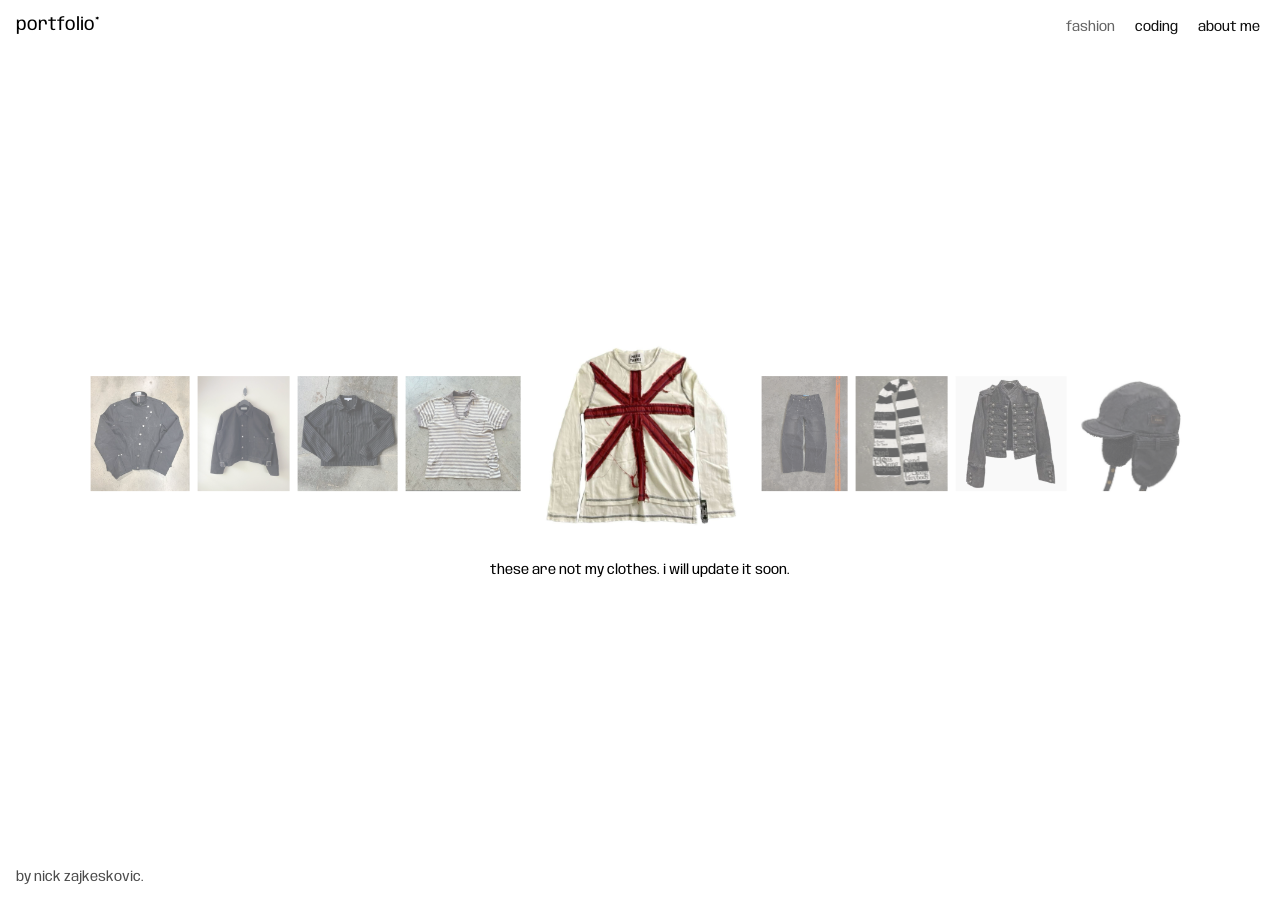
<file: index.html>
<!DOCTYPE html>
<html lang="en">
<head>
  <meta charset="UTF-8" />
  <meta name="viewport" content="width=device-width, initial-scale=1" />
  <title>portfolio*</title>
  <link rel="stylesheet" href="styles.css" />

  <link rel="icon" href="img/wack.jpg">
  <link rel="preconnect" href="https://fonts.googleapis.com">
  <link rel="preconnect" href="https://fonts.gstatic.com" crossorigin>
  <link href="https://fonts.googleapis.com/css2?family=Anybody:ital,wght@0,100..900;1,100..900&display=swap" rel="stylesheet">
</head>
<body>

  <p class="title">portfolio*</p>
  <p class="author">by nick zajkeskovic.</p>

  <div class="top-nav">
    <a class="current-nav" href="index.html">fashion</a>
    <a href="coding.html">coding</a>
    <a href="about.html">about me</a>
  </div>

  <main class="container">
    <div class="carousel-track-fashion">
      <article class="card">
        <img src="img/garment1.jpg" alt="garment" />
      </article>
      <article class="card">
        <img src="img/garment2.jpg" alt="garment" />
      </article>
      <article class="card">
        <img src="img/garment3.jpg" alt="garment" />
      </article>
      <article class="card">
        <img src="img/garment4.jpg" alt="garment" />
      </article>
      <article class="display-card">
        <img class="display-card" src="img/garment5.jpg" alt="garment" />
      </article>
      <article class="card">
        <img src="img/garment6.jpg" alt="garment" />
      </article>
      <article class="card">
        <img src="img/garment7.jpg" alt="garment" />
      </article>
      <article class="card">
        <img src="img/garment8.jpg" alt="garment" />
      </article>
      <article class="card">
        <img src="img/garment9.jpg" alt="garment" />
      </article>
    </div>
    <p class="caption">these are not my clothes. i will update it soon.</p>
  </main>

  <script src="script.js"></script>
</body>
</html>
</file>
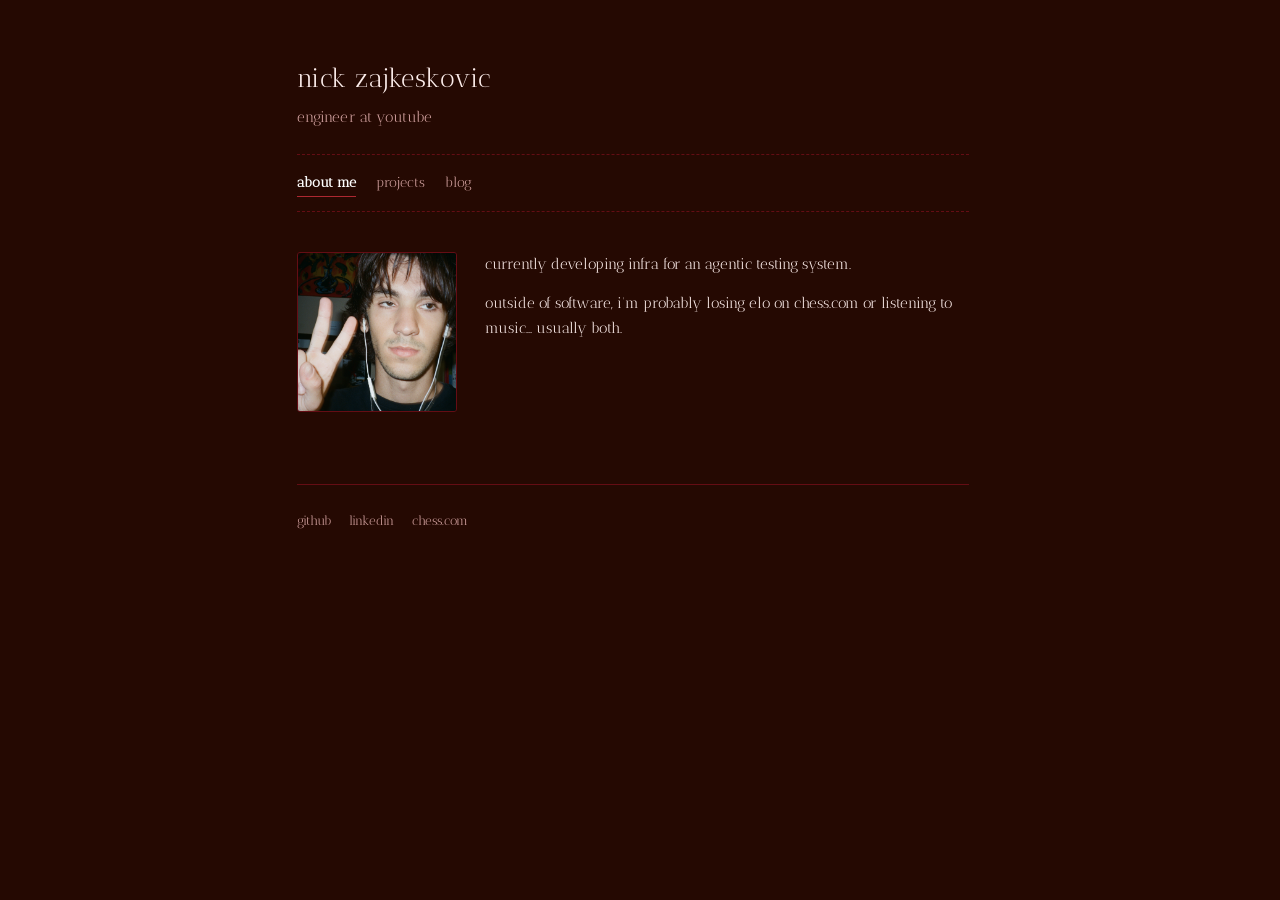
<file: docs/index.html>
<!DOCTYPE html>
<html lang="en">
<head>
  <meta charset="UTF-8" />
  <meta name="viewport" content="width=device-width, initial-scale=1" />
  <title>nick zajkeskovic</title>
  <link rel="icon" href="img/favicon.jpg" />

  <link rel="preconnect" href="https://fonts.googleapis.com" />
  <link rel="preconnect" href="https://fonts.gstatic.com" crossorigin />
  <link href="https://fonts.googleapis.com/css2?family=Antic+Didone&family=JetBrains+Mono:ital,wght@0,300..700;1,300..700&display=swap" rel="stylesheet" />

  <link rel="stylesheet" href="styles.css" />
</head>
<body>

  <div class="page-wrapper">
    <header class="site-header">
      <div class="hero-identity">
        <h1 class="name">nick zajkeskovic</h1>
        <p class="role">engineer at youtube</p>
      </div>

      <nav class="site-nav" aria-label="Main Navigation">
        <a href="index.html" class="nav-link active">about me</a>
        <a href="projects.html" class="nav-link">projects</a>
        <a href="blog.html" class="nav-link">blog</a>
      </nav>
    </header>

    <main>
      <section class="section">
        <div class="about-intro-grid">
          <div class="about-portrait-wrap photo-card" data-src="img/me.JPG">
            <img src="img/me.jpg"/>
          </div>

          <div class="about-bio-text">
            <p>
              currently developing infra for an agentic testing system.
            </p>
            <p>
              outside of software, i'm probably losing elo on chess.com or listening to music... usually both.
            </p>
          </div>
        </div>
      </section>

    </main>

    <footer class="site-footer">
      <div class="connect-links">
        <a class="connect-link" href="https://github.com/nzajk" target="_blank" rel="noopener noreferrer">
          github
        </a>
        <a class="connect-link" href="https://www.linkedin.com/in/nick-zajkeskovic/" target="_blank" rel="noopener noreferrer">
          linkedin
        </a>
        <a class="connect-link" href="https://www.chess.com/member/nzajk">
          chess.com
        </a>
      </div>
    </footer>
  </div>
</body>
</html>
</file>
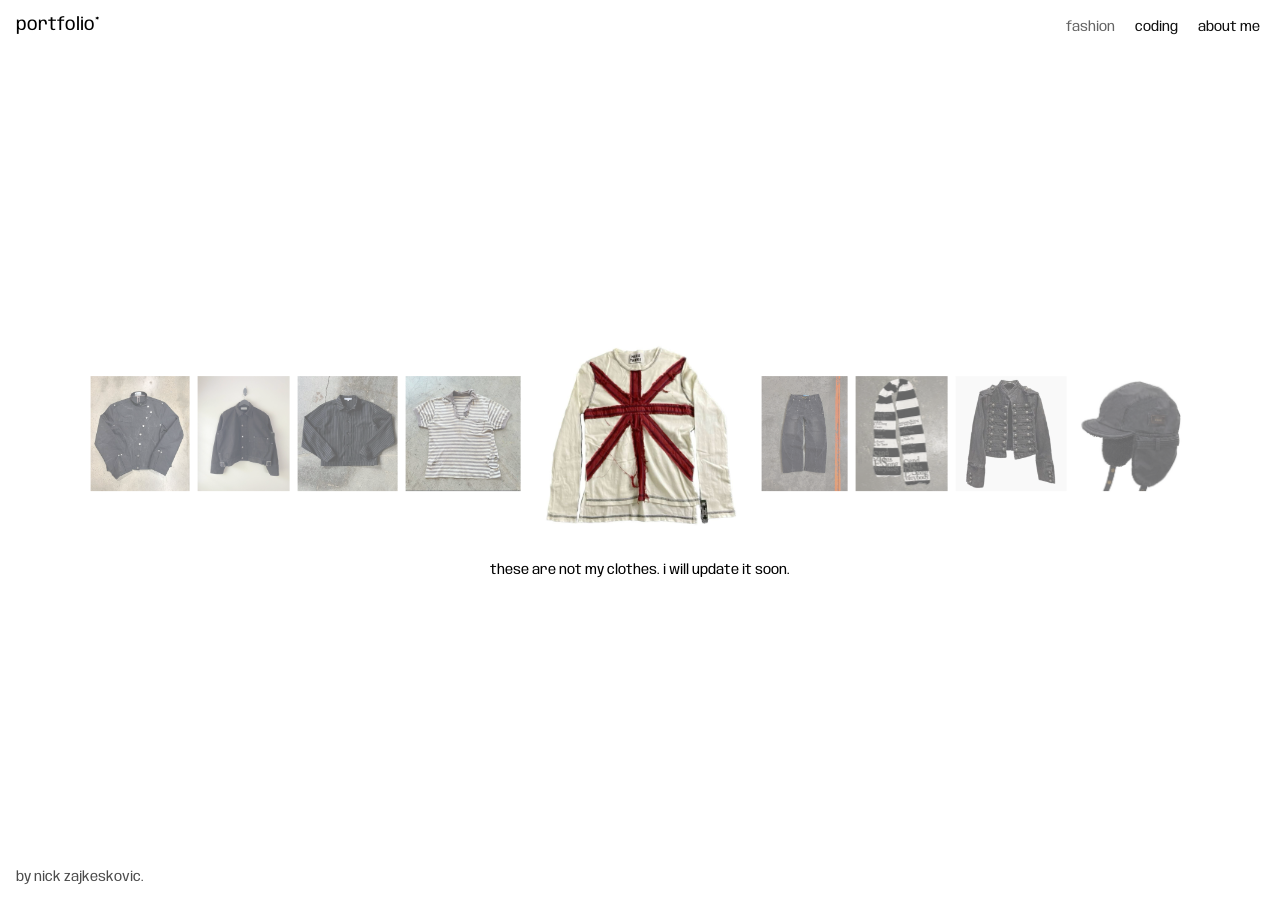
<file: src/index.html>
<!DOCTYPE html>
<html lang="en">
<head>
  <meta charset="UTF-8" />
  <meta name="viewport" content="width=device-width, initial-scale=1" />
  <title>portfolio*</title>
  <link rel="stylesheet" href="styles.css" />

  <link rel="icon" href="../img/wack.jpg">
  <link rel="preconnect" href="https://fonts.googleapis.com">
  <link rel="preconnect" href="https://fonts.gstatic.com" crossorigin>
  <link href="https://fonts.googleapis.com/css2?family=Anybody:ital,wght@0,100..900;1,100..900&display=swap" rel="stylesheet">
</head>
<body>

  <p class="title">portfolio*</p>
  <p class="author">by nick zajkeskovic.</p>

  <div class="top-nav">
    <a class="current-nav" href="index.html">fashion</a>
    <a href="coding.html">coding</a>
    <a href="about.html">about me</a>
  </div>

  <main class="container">
    <div class="carousel-track-fashion">
      <article class="card">
        <img src="../img/garment1.jpg" alt="garment" />
      </article>
      <article class="card">
        <img src="../img/garment2.jpg" alt="garment" />
      </article>
      <article class="card">
        <img src="../img/garment3.jpg" alt="garment" />
      </article>
      <article class="card">
        <img src="../img/garment4.jpg" alt="garment" />
      </article>
      <article class="display-card">
        <img class="display-card" src="../img/garment5.jpg" alt="garment" />
      </article>
      <article class="card">
        <img src="../img/garment6.jpg" alt="garment" />
      </article>
      <article class="card">
        <img src="../img/garment7.jpg" alt="garment" />
      </article>
      <article class="card">
        <img src="../img/garment8.jpg" alt="garment" />
      </article>
      <article class="card">
        <img src="../img/garment9.jpg" alt="garment" />
      </article>
    </div>
    <p class="caption">these are not my clothes. i will update it soon.</p>
  </main>

  <script src="script.js"></script>
</body>
</html>
</file>
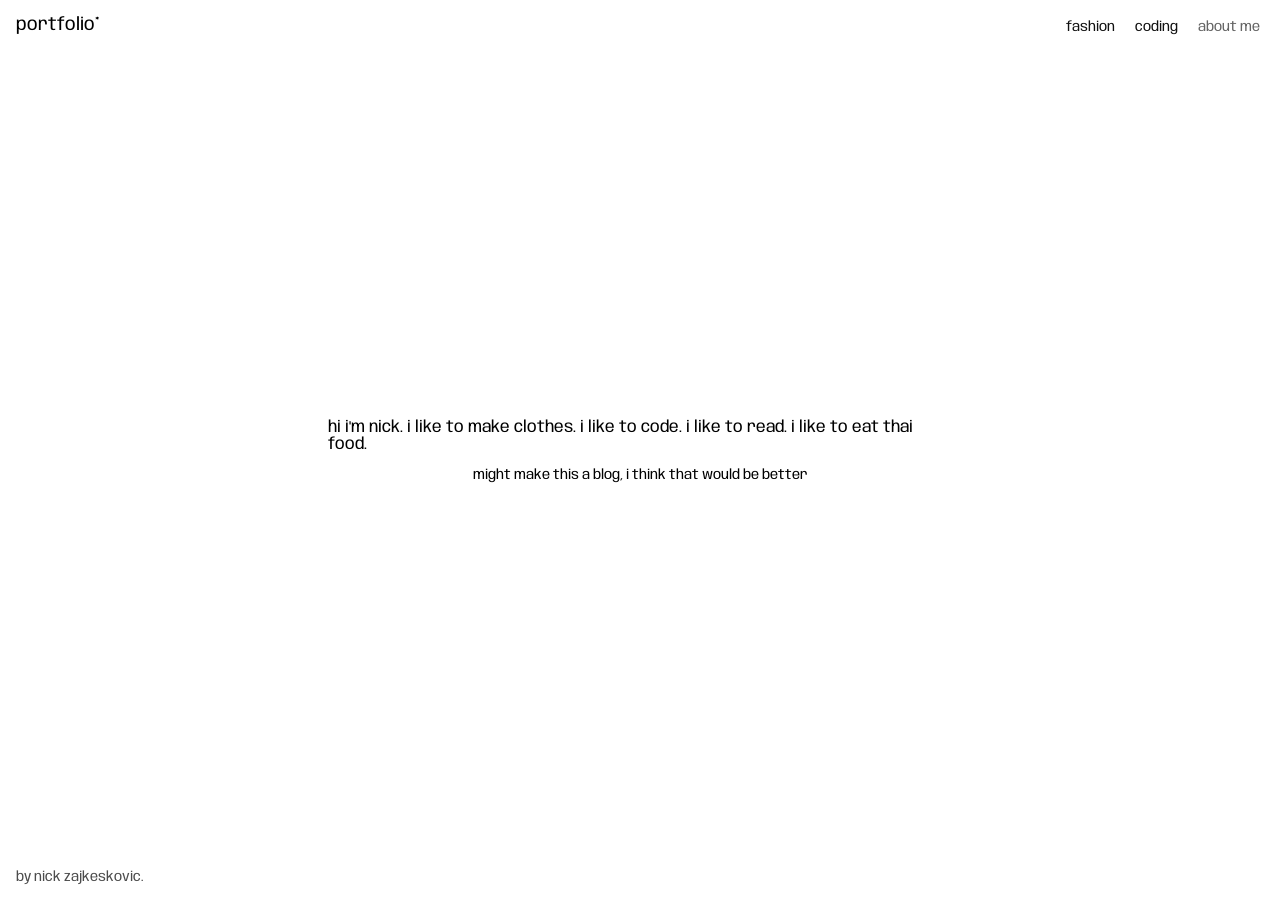
<file: about.html>
<!DOCTYPE html>
<html lang="en">
<head>
  <meta charset="UTF-8" />
  <meta name="viewport" content="width=device-width, initial-scale=1" />
  <title>portfolio*</title>
  <link rel="stylesheet" href="styles.css" />

  <link rel="icon" href="img/wack.jpg">
  <link rel="preconnect" href="https://fonts.googleapis.com">
  <link rel="preconnect" href="https://fonts.gstatic.com" crossorigin>
  <link href="https://fonts.googleapis.com/css2?family=Anybody:ital,wght@0,100..900;1,100..900&display=swap" rel="stylesheet">
</head>
<body>

  <p class="title">portfolio*</p>
  <p class="author">by nick zajkeskovic.</p>

  <div class="top-nav">
    <a href="index.html">fashion</a>
    <a href="coding.html">coding</a>
    <a class="current-nav" href="about.html">about me</a>
  </div>

  <main class="container">
    <p>hi i'm nick. i like to make clothes. i like to code. i like to read. i like to eat thai food.</p>
    <p class="caption">might make this a blog, i think that would be better</p>
  </main>

</body>
</html>
</file>
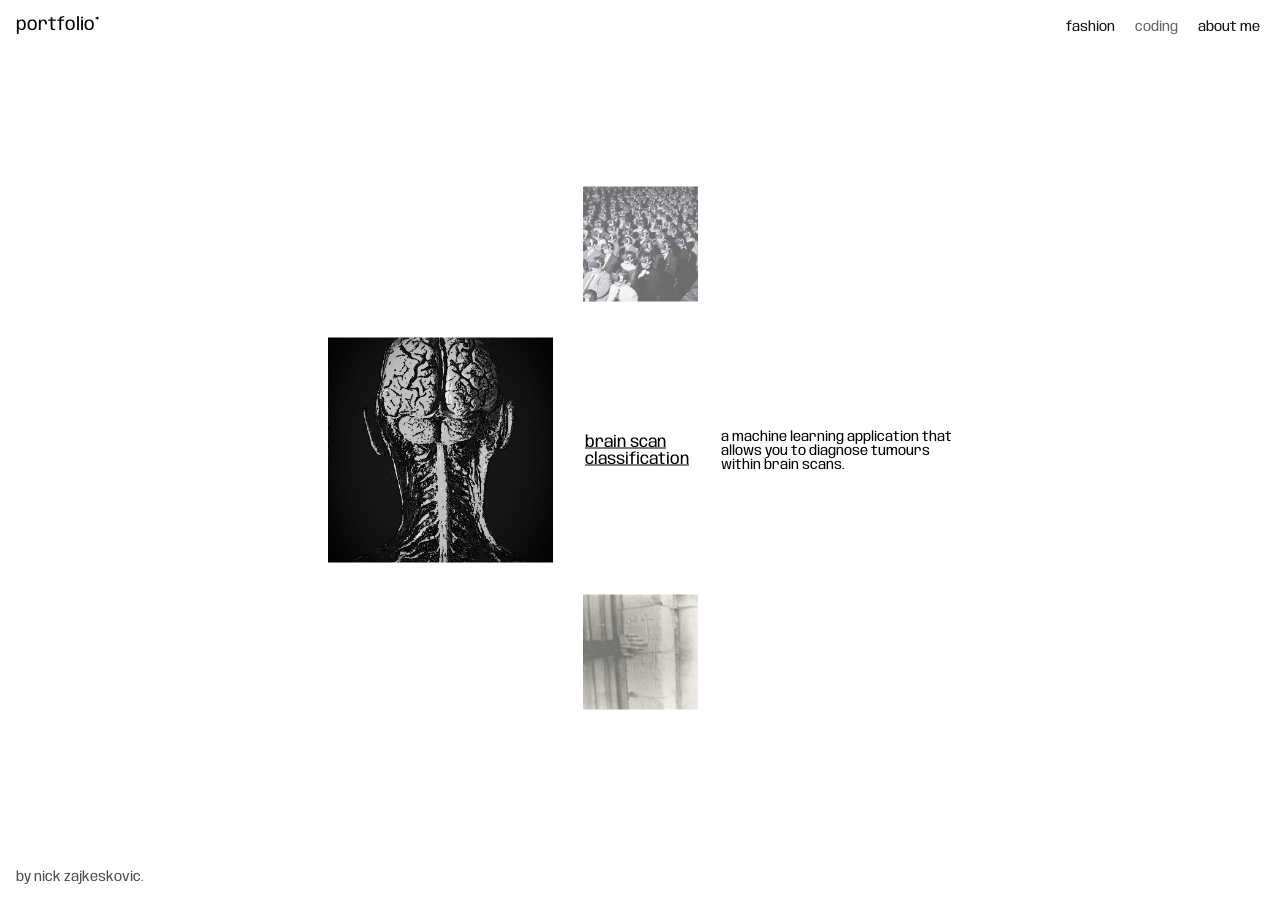
<file: coding.html>
<!DOCTYPE html>
<html lang="en">
<head>
  <meta charset="UTF-8" />
  <meta name="viewport" content="width=device-width, initial-scale=1" />
  <title>portfolio*</title>
  <link rel="stylesheet" href="styles.css" />

  <link rel="icon" href="img/wack.jpg">
  <link rel="preconnect" href="https://fonts.googleapis.com">
  <link rel="preconnect" href="https://fonts.gstatic.com" crossorigin>
  <link href="https://fonts.googleapis.com/css2?family=Anybody:ital,wght@0,100..900;1,100..900&display=swap" rel="stylesheet">
</head>
<body>

  <p class="title">portfolio*</p>
  <p class="author">by nick zajkeskovic.</p>

  <div class="top-nav">
    <a href="index.html">fashion</a>
    <a class="current-nav" href="coding.html">coding</a>
    <a href="about.html">about me</a>
  </div>

  <main class="container">
    <div class="carousel-track-coding">
        <article class="card">
            <img src="img/visionpro.jpg" alt="a movie theatre of people wearing virtual reality headsets" />
            <p class="project-title"><a href="https://youtu.be/746KriajfnM">mixed reality</a></p>
            <p class="description">an ai-powered apple vision pro conversational assistant intended for adults with dementia and alzheimers.</p>
        </article>
        <article class="display-card">
            <img src="img/brainscan.jpg" alt="an image of a brain" />
            <p class="project-title"><a href="https://github.com/nzajk/brain-scan-classification">brain scan classification</a></p>
            <p class="description">a machine learning application that allows you to diagnose tumours within brain scans.</p>
        </article>
        <article class="card">
            <img src="img/etymology.jpg" alt="the definition of the word etymology" />
            <p class="project-title"><a href="https://github.com/nzajk/word-ancestry">word ancestry</a></p>
            <p class="description">a browser extension that allows you to view the etymology of any word by highlighting it.</p>
        </article>
    </div>
  </main>

  <script src="script.js"></script>
</body>
</html>
</file>
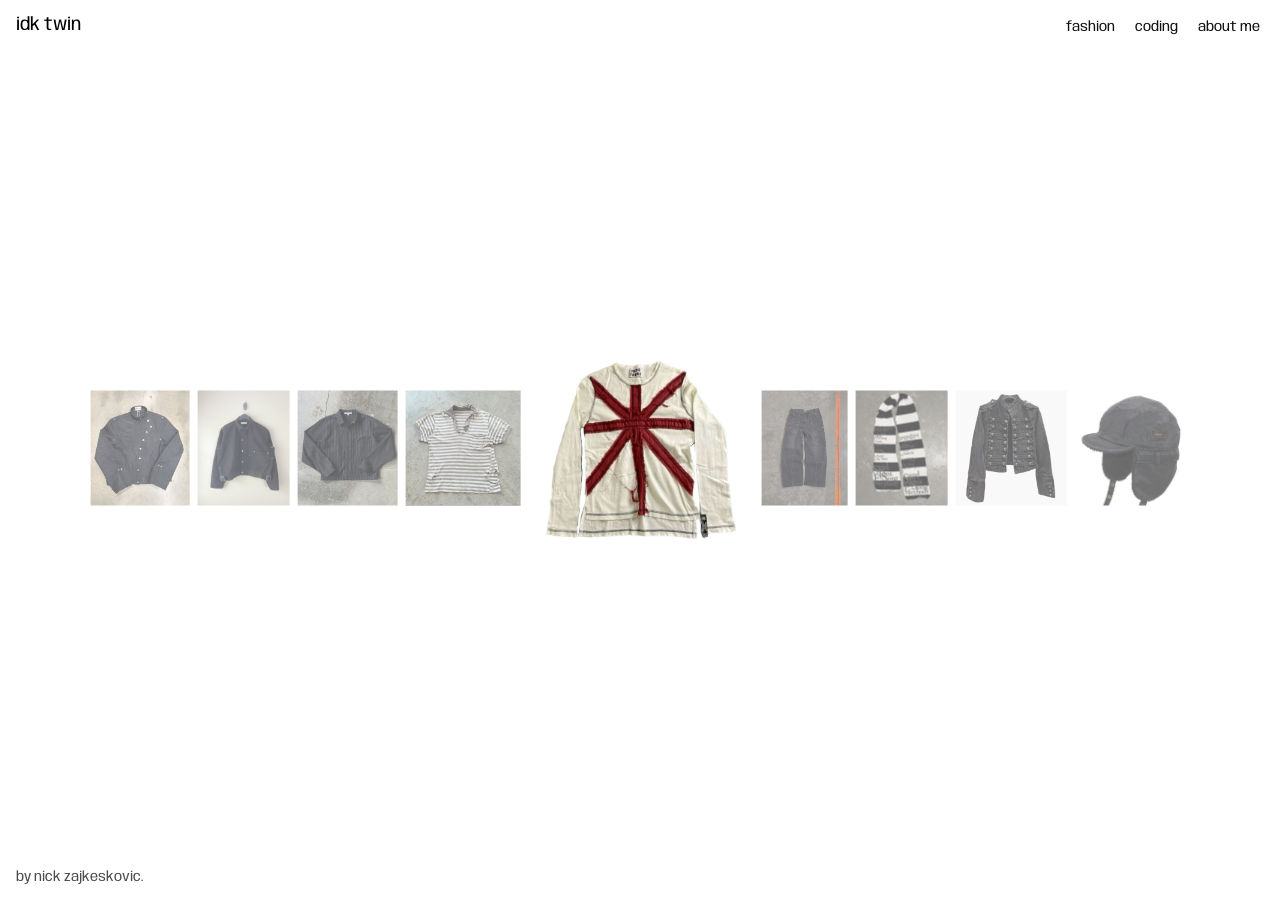
<file: fashion.html>
<!DOCTYPE html>
<html lang="en">
<head>
  <meta charset="UTF-8" />
  <meta name="viewport" content="width=device-width, initial-scale=1" />
  <title>my portfolio</title>
  <link rel="stylesheet" href="styles.css" />

  <link rel="icon" href="img/wack.jpg">
  <link rel="preconnect" href="https://fonts.googleapis.com">
  <link rel="preconnect" href="https://fonts.gstatic.com" crossorigin>
  <link href="https://fonts.googleapis.com/css2?family=Anybody:ital,wght@0,100..900;1,100..900&display=swap" rel="stylesheet">
</head>
<body>

  <p class="title">idk twin</p>
  <p class="author">by nick zajkeskovic.</p>

  <div class="top-nav">
    <a href="fashion.html">fashion</a>
    <a href="coding.html">coding</a>
    <a href="about.html">about me</a>
  </div>

  <main class="container">
    <div class="carousel-track-fashion">
      <article class="card">
        <img src="img/garment1.jpg" alt="garment" />
      </article>
      <article class="card">
        <img src="img/garment2.jpg" alt="garment" />
      </article>
      <article class="card">
        <img src="img/garment3.jpg" alt="garment" />
      </article>
      <article class="card">
        <img src="img/garment4.jpg" alt="garment" />
      </article>
      <article class="display-card">
        <img class="display-card" src="img/garment5.jpg" alt="garment" />
      </article>
      <article class="card">
        <img src="img/garment6.jpg" alt="garment" />
      </article>
      <article class="card">
        <img src="img/garment7.jpg" alt="garment" />
      </article>
      <article class="card">
        <img src="img/garment8.jpg" alt="garment" />
      </article>
      <article class="card">
        <img src="img/garment9.jpg" alt="garment" />
      </article>
    </div>
  </main>

  <script src="script.js"></script>
</body>
</html>
</file>
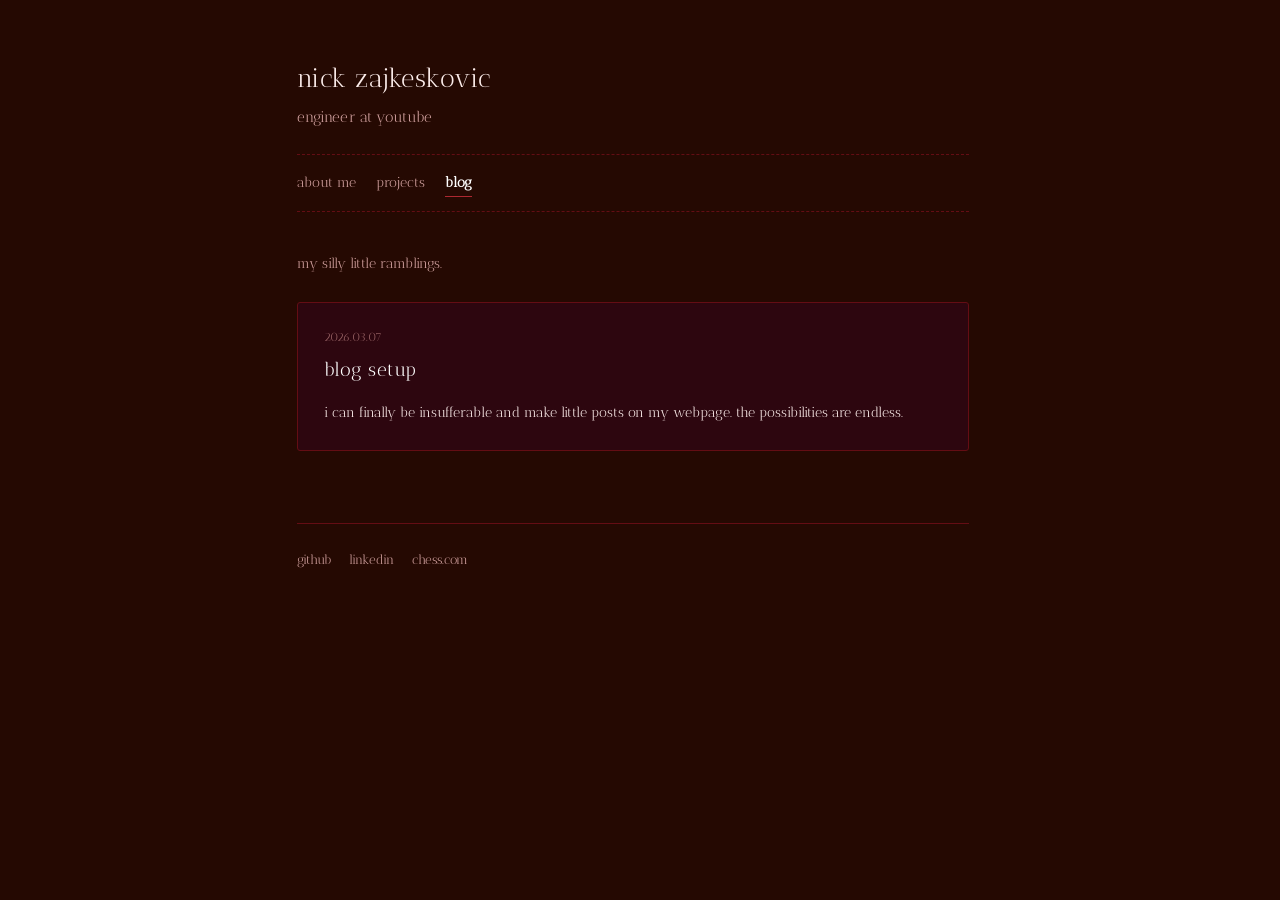
<file: docs/blog.html>
<!DOCTYPE html>
<html lang="en">
<head>
  <meta charset="UTF-8" />
  <meta name="viewport" content="width=device-width, initial-scale=1" />
  <title>nick zajkeskovic</title>
  <link rel="icon" href="img/favicon.jpg" />

  <link rel="preconnect" href="https://fonts.googleapis.com" />
  <link rel="preconnect" href="https://fonts.gstatic.com" crossorigin />
  <link href="https://fonts.googleapis.com/css2?family=Antic+Didone&family=JetBrains+Mono:ital,wght@0,300..700;1,300..700&display=swap" rel="stylesheet" />

  <link rel="stylesheet" href="styles.css" />
</head>
<body>

  <div class="page-wrapper">
    <header class="site-header">
      <div class="hero-identity">
        <h1 class="name">nick zajkeskovic</h1>
        <p class="role">engineer at youtube</p>
      </div>

      <nav class="site-nav" aria-label="Main Navigation">
        <a href="index.html" class="nav-link">about me</a>
        <a href="projects.html" class="nav-link">projects</a>
        <a href="blog.html" class="nav-link active">blog</a>
      </nav>
    </header>

    <main>
      <section class="section">
        <p class="blog-lead">
          my silly little ramblings.
        </p>

        <div class="blog-list">
          <article class="blog-item">
            <header class="blog-item-header">
              <div class="blog-item-meta">
                <time datetime="2026-03-07">2026.03.07</time>
              </div>
              <h3 class="blog-item-title">blog setup</h3>
            </header>
            <div class="blog-item-body">
              <p>
                i can finally be insufferable and make little posts on my webpage. the possibilities are endless.
              </p>
            </div>
          </article>
        </div>
      </section>
    </main>

    <footer class="site-footer">
      <div class="connect-links">
        <a class="connect-link" href="https://github.com/nzajk" target="_blank" rel="noopener noreferrer">
          github
        </a>
        <a class="connect-link" href="https://www.linkedin.com/in/nick-zajkeskovic/" target="_blank" rel="noopener noreferrer">
          linkedin
        </a>
        <a class="connect-link" href="https://www.chess.com/member/nzajk">
          chess.com
        </a>
      </div>
    </footer>
</body>
</html>
</file>
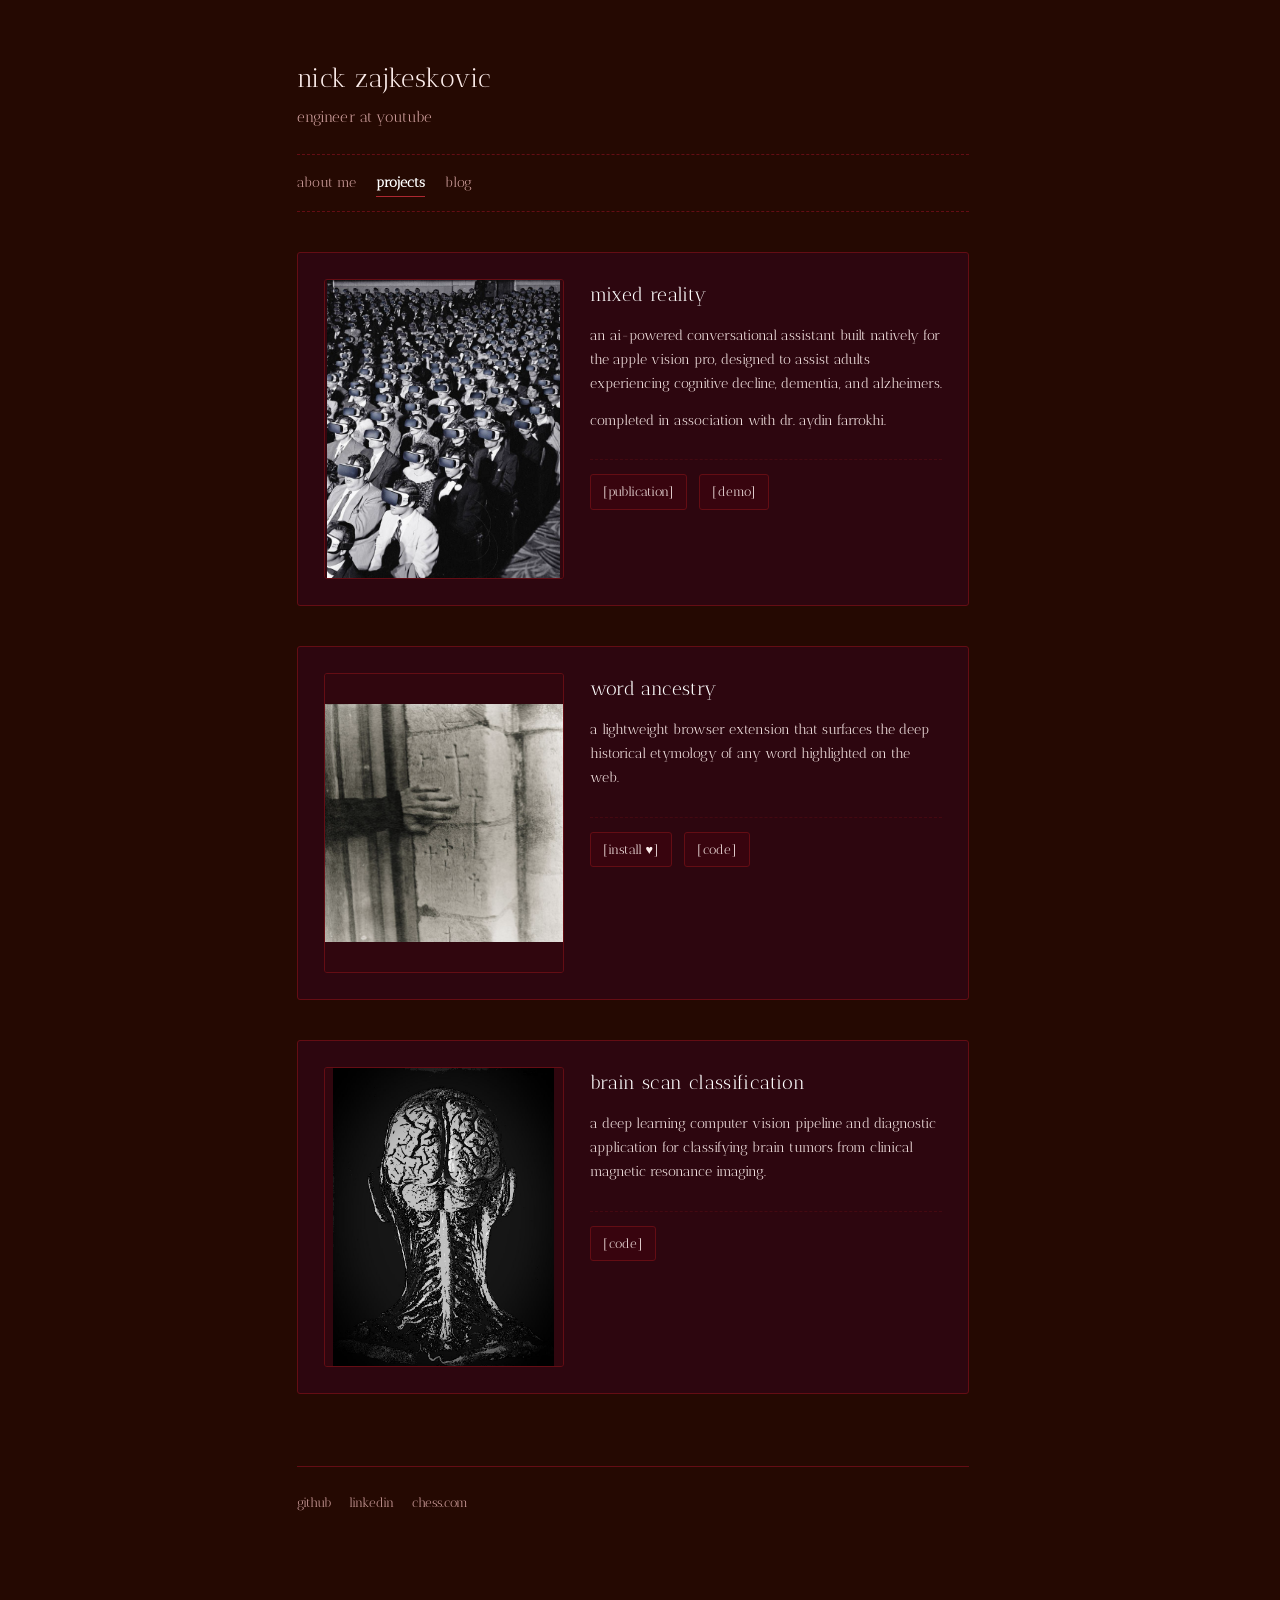
<file: docs/projects.html>
<!DOCTYPE html>
<html lang="en">
<head>
  <meta charset="UTF-8" />
  <meta name="viewport" content="width=device-width, initial-scale=1" />
  <title>nick zajkeskovic</title>
  <link rel="icon" href="img/favicon.jpg" />

  <link rel="preconnect" href="https://fonts.googleapis.com" />
  <link rel="preconnect" href="https://fonts.gstatic.com" crossorigin />
  <link href="https://fonts.googleapis.com/css2?family=Antic+Didone&family=JetBrains+Mono:ital,wght@0,300..700;1,300..700&display=swap" rel="stylesheet" />

  <link rel="stylesheet" href="styles.css" />
</head>
<body>

  <div class="page-wrapper">
    <header class="site-header">

      <div class="hero-identity">
        <h1 class="name">nick zajkeskovic</h1>
        <p class="role">engineer at youtube</p>
      </div>

      <nav class="site-nav" aria-label="Main Navigation">
        <a href="index.html" class="nav-link">about me</a>
        <a href="projects.html" class="nav-link active">projects</a>
        <a href="blog.html" class="nav-link">blog</a>
      </nav>
    </header>

    <main>
      <section class="section">
        <div class="projects-list">
          <article class="project-item project-horizontal">
            <div class="project-media-col">
              <div class="project-media-wrap photo-card" data-src="img/visionpro.jpg" >
                <img src="img/visionpro.jpg" />
              </div>
            </div>

            <div class="project-content-col">
              <div class="project-header">
                <a target="_blank" rel="noopener noreferrer" class="project-title-link">
                  mixed reality
                </a>
              </div>

              <p class="project-desc">
                an ai-powered conversational assistant built natively for the apple vision pro, designed to assist adults experiencing cognitive decline, dementia, and alzheimers.
              </p>
              <p class="project-desc">
                completed in association with dr. aydin farrokhi.
              </p>

              <div class="project-links">
                <a class="project-action-link" href="https://mira.mcmaster.ca/projects/the-influence-of-ai-on-older-adults-cognitive-experiences-and-social-participation-within-mixed-reality-environments/" target="_blank" rel="noopener noreferrer">
                  [publication]
                </a>
                <a class="project-action-link" href="https://youtu.be/746KriajfnM" target="_blank" rel="noopener noreferrer">
                  [demo]
                </a>
              </div>
            </div>
          </article>

          <article class="project-item project-horizontal">
            <div class="project-media-col">
              <div class="project-media-wrap photo-card" data-src="img/etymology.jpg" >
                <img src="img/etymology.jpg" alt="Word ancestry etymology browser extension preview" />
              </div>
            </div>

            <div class="project-content-col">
              <div class="project-header">
                <atarget="_blank" rel="noopener noreferrer" class="project-title-link">
                  word ancestry
                </a>
              </div>

              <p class="project-desc">
                a lightweight browser extension that surfaces the deep historical etymology of any word highlighted on the web.
              </p>

              <div class="project-links">
                <a class="project-action-link" href="https://chromewebstore.google.com/detail/word-ancestry/aelkaahnnkmkpjkohkhbhfhkbellldbf" target="_blank" rel="noopener noreferrer">
                  [install ♥︎]
                </a>
                <a class="project-action-link" href="https://github.com/nzajk/word-ancestry" target="_blank" rel="noopener noreferrer">
                  [code]
                </a>
              </div>
            </div>
          </article>

          <article class="project-item project-horizontal">
            <div class="project-media-col">
              <div class="project-media-wrap photo-card" data-src="img/brainscan.jpg" >
                <img src="img/brainscan.jpg" alt="Brain scan machine learning classification preview" />
              </div>
            </div>

            <div class="project-content-col">
              <div class="project-header">
                <a target="_blank" rel="noopener noreferrer" class="project-title-link">
                  brain scan classification
                </a>
              </div>

              <p class="project-desc">
                a deep learning computer vision pipeline and diagnostic application for classifying brain tumors from clinical magnetic resonance imaging.
              </p>

              <div class="project-links">
                <a class="project-action-link" href="https://github.com/nzajk/brain-scan-classification" target="_blank" rel="noopener noreferrer">
                  [code]
                </a>
              </div>
            </div>
          </article>
        </div>
      </section>
    </main>

    <footer class="site-footer">
      <div class="connect-links">
        <a class="connect-link" href="https://github.com/nzajk" target="_blank" rel="noopener noreferrer">
          github
        </a>
        <a class="connect-link" href="https://www.linkedin.com/in/nick-zajkeskovic/" target="_blank" rel="noopener noreferrer">
          linkedin
        </a>
        <a class="connect-link" href="https://www.chess.com/member/nzajk">
          chess.com
        </a>
      </div>
    </footer>
  </div>
</body>
</html>
</file>
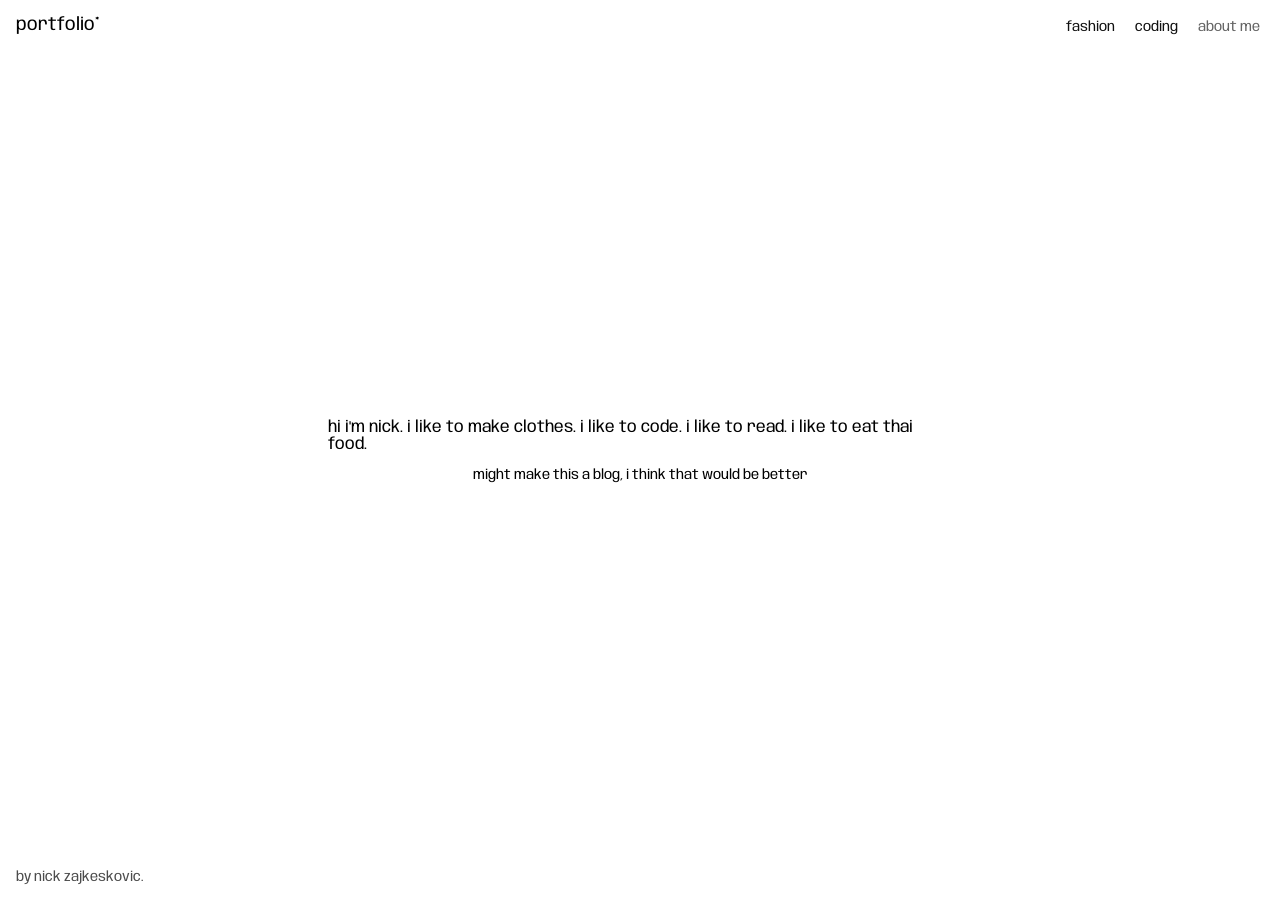
<file: src/about.html>
<!DOCTYPE html>
<html lang="en">
<head>
  <meta charset="UTF-8" />
  <meta name="viewport" content="width=device-width, initial-scale=1" />
  <title>portfolio*</title>
  <link rel="stylesheet" href="styles.css" />

  <link rel="icon" href="../img/wack.jpg">
  <link rel="preconnect" href="https://fonts.googleapis.com">
  <link rel="preconnect" href="https://fonts.gstatic.com" crossorigin>
  <link href="https://fonts.googleapis.com/css2?family=Anybody:ital,wght@0,100..900;1,100..900&display=swap" rel="stylesheet">
</head>
<body>

  <p class="title">portfolio*</p>
  <p class="author">by nick zajkeskovic.</p>

  <div class="top-nav">
    <a href="index.html">fashion</a>
    <a href="coding.html">coding</a>
    <a class="current-nav" href="about.html">about me</a>
  </div>

  <main class="container">
    <p>hi i'm nick. i like to make clothes. i like to code. i like to read. i like to eat thai food.</p>
    <p class="caption">might make this a blog, i think that would be better</p>
  </main>

</body>
</html>
</file>
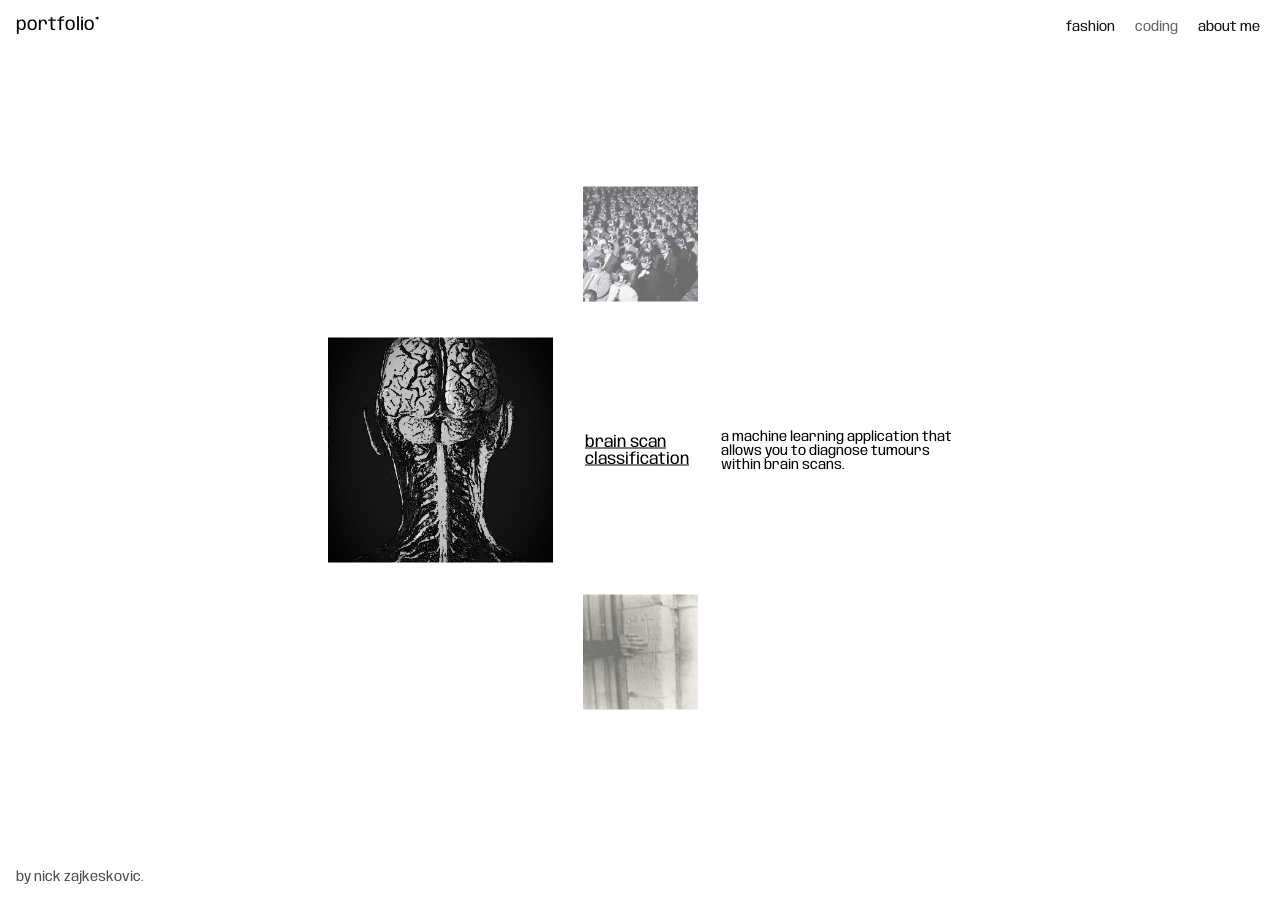
<file: src/coding.html>
<!DOCTYPE html>
<html lang="en">
<head>
  <meta charset="UTF-8" />
  <meta name="viewport" content="width=device-width, initial-scale=1" />
  <title>portfolio*</title>
  <link rel="stylesheet" href="styles.css" />

  <link rel="icon" href="../img/wack.jpg">
  <link rel="preconnect" href="https://fonts.googleapis.com">
  <link rel="preconnect" href="https://fonts.gstatic.com" crossorigin>
  <link href="https://fonts.googleapis.com/css2?family=Anybody:ital,wght@0,100..900;1,100..900&display=swap" rel="stylesheet">
</head>
<body>

  <p class="title">portfolio*</p>
  <p class="author">by nick zajkeskovic.</p>

  <div class="top-nav">
    <a href="index.html">fashion</a>
    <a class="current-nav" href="coding.html">coding</a>
    <a href="about.html">about me</a>
  </div>

  <main class="container">
    <div class="carousel-track-coding">
        <article class="card">
            <img src="../img/visionpro.jpg" alt="a movie theatre of people wearing virtual reality headsets" />
            <p class="project-title"><a href="https://youtu.be/746KriajfnM">mixed reality</a></p>
            <p class="description">an ai-powered apple vision pro conversational assistant intended for adults with dementia and alzheimers.</p>
        </article>
        <article class="display-card">
            <img src="../img/brainscan.jpg" alt="an image of a brain" />
            <p class="project-title"><a href="https://github.com/nzajk/brain-scan-classification">brain scan classification</a></p>
            <p class="description">a machine learning application that allows you to diagnose tumours within brain scans.</p>
        </article>
        <article class="card">
            <img src="../img/etymology.jpg" alt="the definition of the word etymology" />
            <p class="project-title"><a href="https://github.com/nzajk/word-ancestry">word ancestry</a></p>
            <p class="description">a browser extension that allows you to view the etymology of any word by highlighting it.</p>
        </article>
    </div>
  </main>

  <script src="script.js"></script>
</body>
</html>
</file>
<file: styles.css>
/* reset */
* {
  box-sizing: border-box;
  margin: 0;
  padding: 0;
}

body {
  font-family: "Anybody", sans-serif;
  height: 100vh;
  overflow: hidden;
  background: #fff;
}

/* title: top left */
.title {
  position: fixed;
  top: 16px;
  left: 16px;
  font-size: 1.1rem;
}

/* author: bottom left */
.author {
  position: fixed;
  bottom: 16px;
  left: 16px;
  font-size: 0.85rem;
  opacity: 0.7;
}

/* image container: centered horizontally & vertically */
.container {
  position: absolute;
  top: 50%;
  left: 50%;
  transform: translate(-50%, -50%);
  display: flex;
  flex-direction: column;
  justify-content: center;
  align-items: center;
  gap: 8px;
  padding: 8px;
}

/* fashion */
.carousel-track-fashion {
    display: flex;
    align-items: center;
    gap: 0.5em;
}

.carousel-track-fashion .display-card {
  display: flex;
  flex-direction: row;
  align-items: center;
  gap: 2em;
}

.carousel-track-fashion .display-card img {
  max-height: 225px;
  max-width: 225px;
  object-fit: cover;
  flex-shrink: 0;
}

.carousel-track-fashion .card img{
  max-height: 115px;
  max-width: 115px;
  object-fit: cover;
  flex-shrink: 0;
  opacity: 0.6;
}

/* coding */
.carousel-track-coding {
  position: relative;
  display: flex;
  flex-direction: column;
  align-items: center;
  gap: 2em;
}

.carousel-track-coding .display-card img {
  height: 225px;
  width: 225px;
  object-fit: cover;
  flex-shrink: 0;
}

.carousel-track-coding .display-card {
  display: flex;
  flex-direction: row;
  align-items: center;
  gap: 2em;
}

.carousel-track-coding .display-card .project-title {
  font-size: 1rem;
}

.carousel-track-coding .display-card .description {
  font-size: 0.85rem;
}
.carousel-track-coding .card img {
  height: 115px;
  width: 115px;
  object-fit: cover;
  flex-shrink: 0;
  opacity: 0.6;
}

.carousel-track-coding .card p {
  display: none;
}

/* make the container stick to the top-right */
.top-nav {
  display: flex;
  gap: 20px;
  position: absolute;
  top: 20px;         
  right: 20px;     
  font-family: 'Anybody', sans-serif;
  font-size: 0.85rem;
}

.top-nav a {
  text-decoration: none;
  cursor: pointer;
  color: #111;
  transition: color 0.3s ease;
}

.top-nav a:hover {
  color: #656565;
}

a {
  color: inherit;
  cursor: pointer;
}

.top-nav .current-nav {
  color: #656565;
}

.caption {
  padding-top: 0.5em;
  font-size: 0.85rem;
}
</file>
<file: docs/styles.css>
:root {
  --bg: #fafafa;
  --bg-subtle: #f4f4f6;
  --bg-card: #ffffff;
  --border: #e4e4e7;
  --border-subtle: #efeff2;
  --border-focus: #18181b;
  --text: #18181b;
  --text-muted: #52525b;
  --text-faint: #8e8e99;
  --accent: #09090b;
  --tag-bg: #ececee;
  --code-bg: #f4f4f5;
  --overlay-bg: rgba(12, 14, 18, 0.92);
  --font-main: "Antic Didone", Georgia, "Times New Roman", serif;
  --font-mono: "Antic Didone", Georgia, serif;
  --radius: 3px;
  --transition: all 0.18s ease;
}

@media (prefers-color-scheme: light) {
  :root:not([data-theme="light"]) {
    --bg: #250902;
    --bg-subtle: #38040e;
    --bg-card: #2d060f;
    --border: #640d14;
    --border-subtle: #450811;
    --border-focus: #ad2831;
    --text: #fcedeb;
    --text-muted: #d4a3a1;
    --text-faint: #9b6567;
    --accent: #ffffff;
    --brand-red: #ad2831;
    --tag-bg: #38040e;
    --code-bg: #38040e;
    --overlay-bg: rgba(37, 9, 2, 0.94);
  }
}

[data-theme="dark"] {
  --bg: #250902;
  --bg-subtle: #38040e;
  --bg-card: #2d060f;
  --border: #640d14;
  --border-subtle: #450811;
  --border-focus: #ad2831;
  --text: #fcedeb;
  --text-muted: #d4a3a1;
  --text-faint: #9b6567;
  --accent: #ffffff;
  --brand-red: #ad2831;
  --tag-bg: #38040e;
  --code-bg: #38040e;
  --overlay-bg: rgba(37, 9, 2, 0.94);
}

[data-theme="light"] {
  --bg: #fafafa;
  --bg-subtle: #f4f4f6;
  --bg-card: #ffffff;
  --border: #e4e4e7;
  --border-subtle: #efeff2;
  --border-focus: #18181b;
  --text: #18181b;
  --text-muted: #52525b;
  --text-faint: #8e8e99;
  --accent: #09090b;
  --tag-bg: #ececee;
  --code-bg: #f4f4f5;
  --overlay-bg: rgba(12, 14, 18, 0.92);
}

/* Base Reset */
*, *::before, *::after {
  box-sizing: border-box;
  margin: 0;
  padding: 0;
}

html {
  font-family: var(--font-main);
  font-size: 15.5px;
  line-height: 1.7;
  background-color: var(--bg);
  color: var(--text);
  scroll-behavior: smooth;
  scrollbar-gutter: stable;
  -webkit-font-smoothing: antialiased;
  -moz-osx-font-smoothing: grayscale;
}

body {
  min-height: 100vh;
  overflow-x: hidden;
  background-color: var(--bg);
  color: var(--text);
  transition: background-color 0.2s ease, color 0.2s ease;
  cursor: crosshair;
}

::selection {
  background: var(--text);
  color: var(--bg);
}

[data-theme="dark"] ::selection {
  background: #800e13;
  color: #fcedeb;
}

a {
  color: inherit;
  text-decoration: underline;
  text-decoration-thickness: 1px;
  text-underline-offset: 3px;
  transition: opacity 0.15s ease, color 0.15s ease;
}

a:hover {
  color: var(--accent);
  opacity: 0.8;
}

button {
  font-family: inherit;
  font-size: inherit;
  cursor: pointer;
}

/* Page Layout */
.page-wrapper {
  max-width: 720px;
  margin: 0 auto;
  padding: 56px 24px 96px;
}

/* Site Header */
.site-header {
  margin-bottom: 40px;
}

.header-top {
  display: flex;
  justify-content: flex-end;
  align-items: center;
  gap: 16px;
  margin-bottom: 24px;
}

.system-status {
  font-size: 0.82rem;
  color: var(--text-muted);
  display: flex;
  align-items: center;
  gap: 8px;
  letter-spacing: -0.01em;
}

.status-dot {
  display: inline-block;
  width: 7px;
  height: 7px;
  border-radius: 50%;
  background-color: #22c55e;
  box-shadow: 0 0 6px rgba(34, 197, 94, 0.5);
  animation: pulse 2.5s infinite;
}

@keyframes pulse {
  0%, 100% { opacity: 1; transform: scale(1); }
  50% { opacity: 0.45; transform: scale(0.9); }
}

.theme-toggle-btn {
  background: none;
  border: 1px solid var(--border);
  padding: 4px 10px;
  font-size: 0.78rem;
  color: var(--text-muted);
  border-radius: var(--radius);
  transition: var(--transition);
}

.theme-toggle-btn:hover {
  color: var(--text);
  border-color: var(--border-focus);
  background-color: var(--bg-subtle);
}

.hero-identity {
  margin-bottom: 24px;
}

.name {
  font-size: 1.7rem;
  font-weight: 400;
  letter-spacing: 0.02em;
  margin-bottom: 4px;
}

.name a {
  text-decoration: none;
  color: var(--accent);
}

.name a:hover {
  opacity: 1;
}

.role {
  font-size: 0.95rem;
  color: var(--text-muted);
  letter-spacing: 0.01em;
}

/* Site Navigation */
.site-nav {
  display: flex;
  flex-wrap: wrap;
  gap: 20px;
  padding: 14px 0;
  border-top: 1px dashed var(--border);
  border-bottom: 1px dashed var(--border);
  margin-top: 20px;
}

.nav-link {
  text-decoration: none;
  font-size: 0.88rem;
  color: var(--text-muted);
  transition: color 0.15s ease, border-color 0.15s ease;
  padding: 2px 0;
  position: relative;
}

.nav-link:hover {
  color: var(--text);
  opacity: 1;
}

.nav-link.active {
  color: var(--accent);
  font-weight: 600;
  border-bottom: 1.5px solid var(--border-focus);
}

/* Section Common */
.section {
  margin-top: 40px;
}

.section-header {
  display: flex;
  align-items: baseline;
  justify-content: space-between;
  margin-bottom: 24px;
  border-bottom: 1px solid var(--border-subtle);
  padding-bottom: 10px;
}

.section-title {
  font-size: 0.92rem;
  font-weight: 600;
  color: var(--text);
  letter-spacing: 0.02em;
}

.section-meta {
  font-size: 0.8rem;
  color: var(--text-faint);
}

/* ==========================================================================
   About Me Page Specifics
   ========================================================================== */

.about-intro-grid {
  display: flex;
  flex-direction: column;
  gap: 24px;
  margin-bottom: 32px;
}

@media (min-width: 580px) {
  .about-intro-grid {
    flex-direction: row;
    align-items: flex-start;
    gap: 28px;
  }
}

.about-portrait-wrap {
  flex-shrink: 0;
  width: 160px;
  height: 160px;
  border: 1px solid var(--border);
  border-radius: var(--radius);
  overflow: hidden;
  background: var(--bg-subtle);
  position: relative;
}

.about-portrait-wrap img {
  width: 100%;
  height: 100%;
  object-fit: cover;
  display: block;
  filter: grayscale(0%);
}

.about-bio-text {
  flex-grow: 1;
  font-size: 0.94rem;
  color: var(--text);
  line-height: 1.72;
}

.about-bio-text p + p {
  margin-top: 14px;
}

.about-details-card {
  border: 1px solid var(--border);
  border-radius: var(--radius);
  background: var(--bg-card);
  padding: 20px 22px;
  margin-top: 24px;
  display: flex;
  flex-direction: column;
  gap: 12px;
}

.detail-row {
  display: flex;
  flex-direction: column;
  gap: 4px;
  padding-bottom: 12px;
  border-bottom: 1px dashed var(--border-subtle);
}

.detail-row:last-child {
  border-bottom: none;
  padding-bottom: 0;
}

@media (min-width: 540px) {
  .detail-row {
    flex-direction: row;
    align-items: baseline;
    gap: 16px;
  }
  .detail-label {
    width: 120px;
    flex-shrink: 0;
  }
}

.detail-label {
  font-size: 0.8rem;
  color: var(--text-faint);
}

.detail-val {
  font-size: 0.88rem;
  color: var(--text);
}

/* Photography Grid */
.photo-lead {
  font-size: 0.85rem;
  color: var(--text-muted);
  margin-bottom: 16px;
}

.photo-grid {
  display: grid;
  grid-template-columns: repeat(2, 1fr);
  gap: 12px;
}

@media (min-width: 580px) {
  .photo-grid {
    grid-template-columns: repeat(4, 1fr);
  }
}

.photo-card {
  position: relative;
  border: 1px solid var(--border);
  border-radius: var(--radius);
  overflow: hidden;
  background: var(--bg-card);
  aspect-ratio: 1 / 1;
}

.photo-card img {
  width: 100%;
  height: 100%;
  object-fit: cover;
  display: block;
  filter: grayscale(20%);
}

.photo-card-info {
  position: absolute;
  bottom: 0;
  left: 0;
  right: 0;
  padding: 8px 10px;
  background: linear-gradient(to top, rgba(0, 0, 0, 0.8), transparent);
  color: #fff;
  font-size: 0.72rem;
  opacity: 0;
  transform: translateY(4px);
}

/* ==========================================================================
   Projects Page Specifics (Big Photos, Text with Links)
   ========================================================================== */

.projects-lead {
  font-size: 0.9rem;
  color: var(--text-muted);
  margin-bottom: 28px;
  line-height: 1.65;
}

.projects-list {
  display: flex;
  flex-direction: column;
  gap: 40px;
}

.project-item {
  border: 1px solid var(--border);
  border-radius: var(--radius);
  background: var(--bg-card);
  padding: 20px;
  transition: border-color 0.2s ease, box-shadow 0.2s ease;
}

@media (min-width: 580px) {
  .project-item {
    padding: 30px;
  }
}

.project-item:hover {
  border-color: var(--border-focus);
}

/* Horizontal Project Item (Picture and description in line horizontally) */
.project-horizontal {
  display: flex;
  flex-direction: column;
  gap: 20px;
}

@media (min-width: 580px) {
  .project-horizontal {
    display: grid;
    grid-template-columns: 220px 1fr;
    gap: 24px;
    align-items: start;
    padding: 24px;
  }
}

@media (min-width: 680px) {
  .project-horizontal {
    grid-template-columns: 240px 1fr;
    gap: 26px;
    padding: 26px;
  }
}

.project-media-col {
  width: 100%;
}

.project-horizontal .project-media-wrap {
  margin: 0;
  width: 100%;
  aspect-ratio: 4 / 5;
  border: 1px solid var(--border);
  border-radius: var(--radius);
  overflow: hidden;
  background: var(--bg-subtle);
  display: flex;
  align-items: center;
  justify-content: center;
  position: relative;
}

.project-horizontal .project-media-wrap img {
  width: 100%;
  height: 100%;
  max-height: none;
  object-fit: contain;
  display: block;
  background-color: var(--bg-subtle);
  transition: transform 0.25s ease;
}

.project-content-col {
  display: flex;
  flex-direction: column;
  justify-content: flex-start;
  min-width: 0;
}

.project-content-col .project-header {
  margin-bottom: 12px;
}

.project-content-col .project-desc {
  margin-bottom: 12px;
}

.project-content-col .project-links {
  margin-top: 14px;
  padding-top: 14px;
}

.project-header {
  display: flex;
  flex-direction: column;
  gap: 8px;
  margin-bottom: 12px;
}

@media (min-width: 540px) {
  .project-header {
    flex-direction: row;
    justify-content: space-between;
    align-items: flex-start;
  }
}

.project-title-link {
  font-size: 1.25rem;
  font-weight: 400;
  color: var(--accent);
  text-decoration: none;
  display: inline-flex;
  align-items: center;
  gap: 6px;
  letter-spacing: 0.02em;
}

.project-tags {
  display: flex;
  flex-wrap: wrap;
  gap: 6px;
  font-size: 0.74rem;
  color: var(--text-muted);
}

.project-tags span {
  background-color: var(--tag-bg);
  padding: 2px 7px;
  border-radius: var(--radius);
}

/* Big Photos for Projects */
.project-media-wrap {
  margin: 18px 0;
  border: 1px solid var(--border);
  border-radius: var(--radius);
  overflow: hidden;
  background: var(--bg-subtle);
  position: relative;
  display: flex;
  align-items: center;
  justify-content: center;
}

.project-media-wrap img {
  width: 100%;
  height: auto;
  max-height: 520px;
  object-fit: contain;
  display: block;
  background-color: var(--bg-subtle);
  transition: transform 0.25s ease, opacity 0.2s ease;
}

.project-item:hover .project-media-wrap img {
  transform: scale(1.012);
}

.project-media-caption {
  position: absolute;
  bottom: 8px;
  right: 10px;
  font-size: 0.72rem;
  color: #fff;
  background: rgba(0, 0, 0, 0.65);
  padding: 2px 8px;
  border-radius: var(--radius);
  backdrop-filter: blur(4px);
  pointer-events: none;
  opacity: 0;
  transition: opacity 0.2s ease;
}

.project-media-wrap:hover .project-media-caption {
  opacity: 1;
}

/* Project Text */
.project-desc {
  font-size: 0.92rem;
  color: var(--text);
  line-height: 1.7;
  margin-bottom: 14px;
}

.project-highlights {
  list-style: none;
  margin: 14px 0 18px;
  display: flex;
  flex-direction: column;
  gap: 6px;
}

.project-highlights li {
  font-size: 0.85rem;
  color: var(--text-muted);
  display: flex;
  align-items: baseline;
  gap: 8px;
}

.project-highlights li::before {
  content: "→";
  color: var(--text-faint);
}

/* Project Links */
.project-links {
  display: flex;
  flex-wrap: wrap;
  gap: 12px;
  margin-top: 18px;
  padding-top: 16px;
  border-top: 1px dashed var(--border-subtle);
}

.project-action-link {
  display: inline-flex;
  align-items: center;
  gap: 6px;
  font-size: 0.82rem;
  font-weight: 500;
  text-decoration: none;
  padding: 6px 12px;
  border: 1px solid var(--border);
  border-radius: var(--radius);
  background: var(--bg-subtle);
  color: var(--text);
  transition: var(--transition);
}

.project-action-link:hover {
  background: var(--text);
  color: var(--bg);
  border-color: var(--text);
  opacity: 1;
  text-decoration: none;
}

.project-action-link.secondary {
  background: transparent;
  border-color: var(--border-subtle);
  color: var(--text-muted);
}

.project-action-link.secondary:hover {
  border-color: var(--border-focus);
  color: var(--text);
  background: var(--bg-subtle);
}

/* ==========================================================================
   Blog Page Specifics
   ========================================================================== */

.blog-lead {
  font-size: 0.88rem;
  color: var(--text-muted);
  margin-bottom: 28px;
  line-height: 1.65;
}

.blog-list {
  display: flex;
  flex-direction: column;
  gap: 28px;
}

.blog-item {
  border: 1px solid var(--border);
  border-radius: var(--radius);
  background: var(--bg-card);
  padding: 24px 26px;
  transition: border-color 0.2s ease;
}

.blog-item:hover {
  border-color: var(--border-focus);
}

.blog-item-header {
  display: flex;
  flex-direction: column;
  gap: 4px;
  margin-bottom: 14px;
}

.blog-item-meta {
  display: flex;
  flex-wrap: wrap;
  align-items: center;
  gap: 10px;
  font-size: 0.78rem;
  color: var(--text-faint);
}

.blog-item-tag {
  color: var(--text-muted);
  background-color: var(--tag-bg);
  padding: 1px 6px;
  border-radius: var(--radius);
}

.blog-item-title {
  font-size: 1.25rem;
  font-weight: 400;
  color: var(--accent);
  letter-spacing: 0.02em;
  margin-top: 2px;
}

.blog-item-body {
  font-size: 0.92rem;
  color: var(--text);
  line-height: 1.75;
}

.blog-item-body p + p {
  margin-top: 12px;
}

.blog-item-body blockquote {
  border-left: 2px solid var(--border-focus);
  padding-left: 14px;
  margin: 14px 0;
  color: var(--text-muted);
  font-style: italic;
}

.blog-item-body code {
  font-family: "JetBrains Mono", monospace;
  background-color: var(--code-bg);
  padding: 2px 6px;
  border-radius: var(--radius);
  font-size: 0.85em;
  border: 1px solid var(--border-subtle);
}

/* ==========================================================================
   Connect / Footer Section
   ========================================================================== */

.connect-links {
  display: flex;
  flex-wrap: wrap;
  gap: 12px 18px;
  font-size: 0.86rem;
}

.connect-link {
  display: inline-flex;
  align-items: center;
  gap: 4px;
  text-decoration: none;
  color: var(--text-muted);
  padding-bottom: 2px;
  transition: var(--transition);
}

.connect-link:hover {
  color: var(--accent);
  opacity: 1;
}

.site-footer {
  margin-top: 72px;
  padding-top: 24px;
  border-top: 1px solid var(--border);
  display: flex;
  flex-direction: column;
  gap: 14px;
  font-size: 0.82rem;
  color: var(--text-faint);
}

@media (min-width: 580px) {
  .site-footer {
    flex-direction: row;
    justify-content: space-between;
    align-items: center;
  }
}

.footer-nav {
  display: flex;
  gap: 14px;
}

.footer-nav a {
  color: var(--text-faint);
  text-decoration: none;
}
</file>
<file: src/styles.css>
/* reset */
* {
  box-sizing: border-box;
  margin: 0;
  padding: 0;
}

body {
  font-family: "Anybody", sans-serif;
  height: 100vh;
  overflow: hidden;
  background: #fff;
}

/* title: top left */
.title {
  position: fixed;
  top: 16px;
  left: 16px;
  font-size: 1.1rem;
}

/* author: bottom left */
.author {
  position: fixed;
  bottom: 16px;
  left: 16px;
  font-size: 0.85rem;
  opacity: 0.7;
}

/* image container: centered horizontally & vertically */
.container {
  position: absolute;
  top: 50%;
  left: 50%;
  transform: translate(-50%, -50%);
  display: flex;
  flex-direction: column;
  justify-content: center;
  align-items: center;
  gap: 8px;
  padding: 8px;
}

/* fashion */
.carousel-track-fashion {
    display: flex;
    align-items: center;
    gap: 0.5em;
}

.carousel-track-fashion .display-card {
  display: flex;
  flex-direction: row;
  align-items: center;
  gap: 2em;
}

.carousel-track-fashion .display-card img {
  max-height: 225px;
  max-width: 225px;
  object-fit: cover;
  flex-shrink: 0;
}

.carousel-track-fashion .card img{
  max-height: 115px;
  max-width: 115px;
  object-fit: cover;
  flex-shrink: 0;
  opacity: 0.6;
}

/* coding */
.carousel-track-coding {
  position: relative;
  display: flex;
  flex-direction: column;
  align-items: center;
  gap: 2em;
}

.carousel-track-coding .display-card img {
  height: 225px;
  width: 225px;
  object-fit: cover;
  flex-shrink: 0;
}

.carousel-track-coding .display-card {
  display: flex;
  flex-direction: row;
  align-items: center;
  gap: 2em;
}

.carousel-track-coding .display-card .project-title {
  font-size: 1rem;
}

.carousel-track-coding .display-card .description {
  font-size: 0.85rem;
}
.carousel-track-coding .card img {
  height: 115px;
  width: 115px;
  object-fit: cover;
  flex-shrink: 0;
  opacity: 0.6;
}

.carousel-track-coding .card p {
  display: none;
}

/* make the container stick to the top-right */
.top-nav {
  display: flex;
  gap: 20px;
  position: absolute;
  top: 20px;         
  right: 20px;     
  font-family: 'Anybody', sans-serif;
  font-size: 0.85rem;
}

.top-nav a {
  text-decoration: none;
  cursor: pointer;
  color: #111;
  transition: color 0.3s ease;
}

.top-nav a:hover {
  color: #656565;
}

a {
  color: inherit;
  cursor: pointer;
}

.top-nav .current-nav {
  color: #656565;
}

.caption {
  padding-top: 0.5em;
  font-size: 0.85rem;
}
</file>
